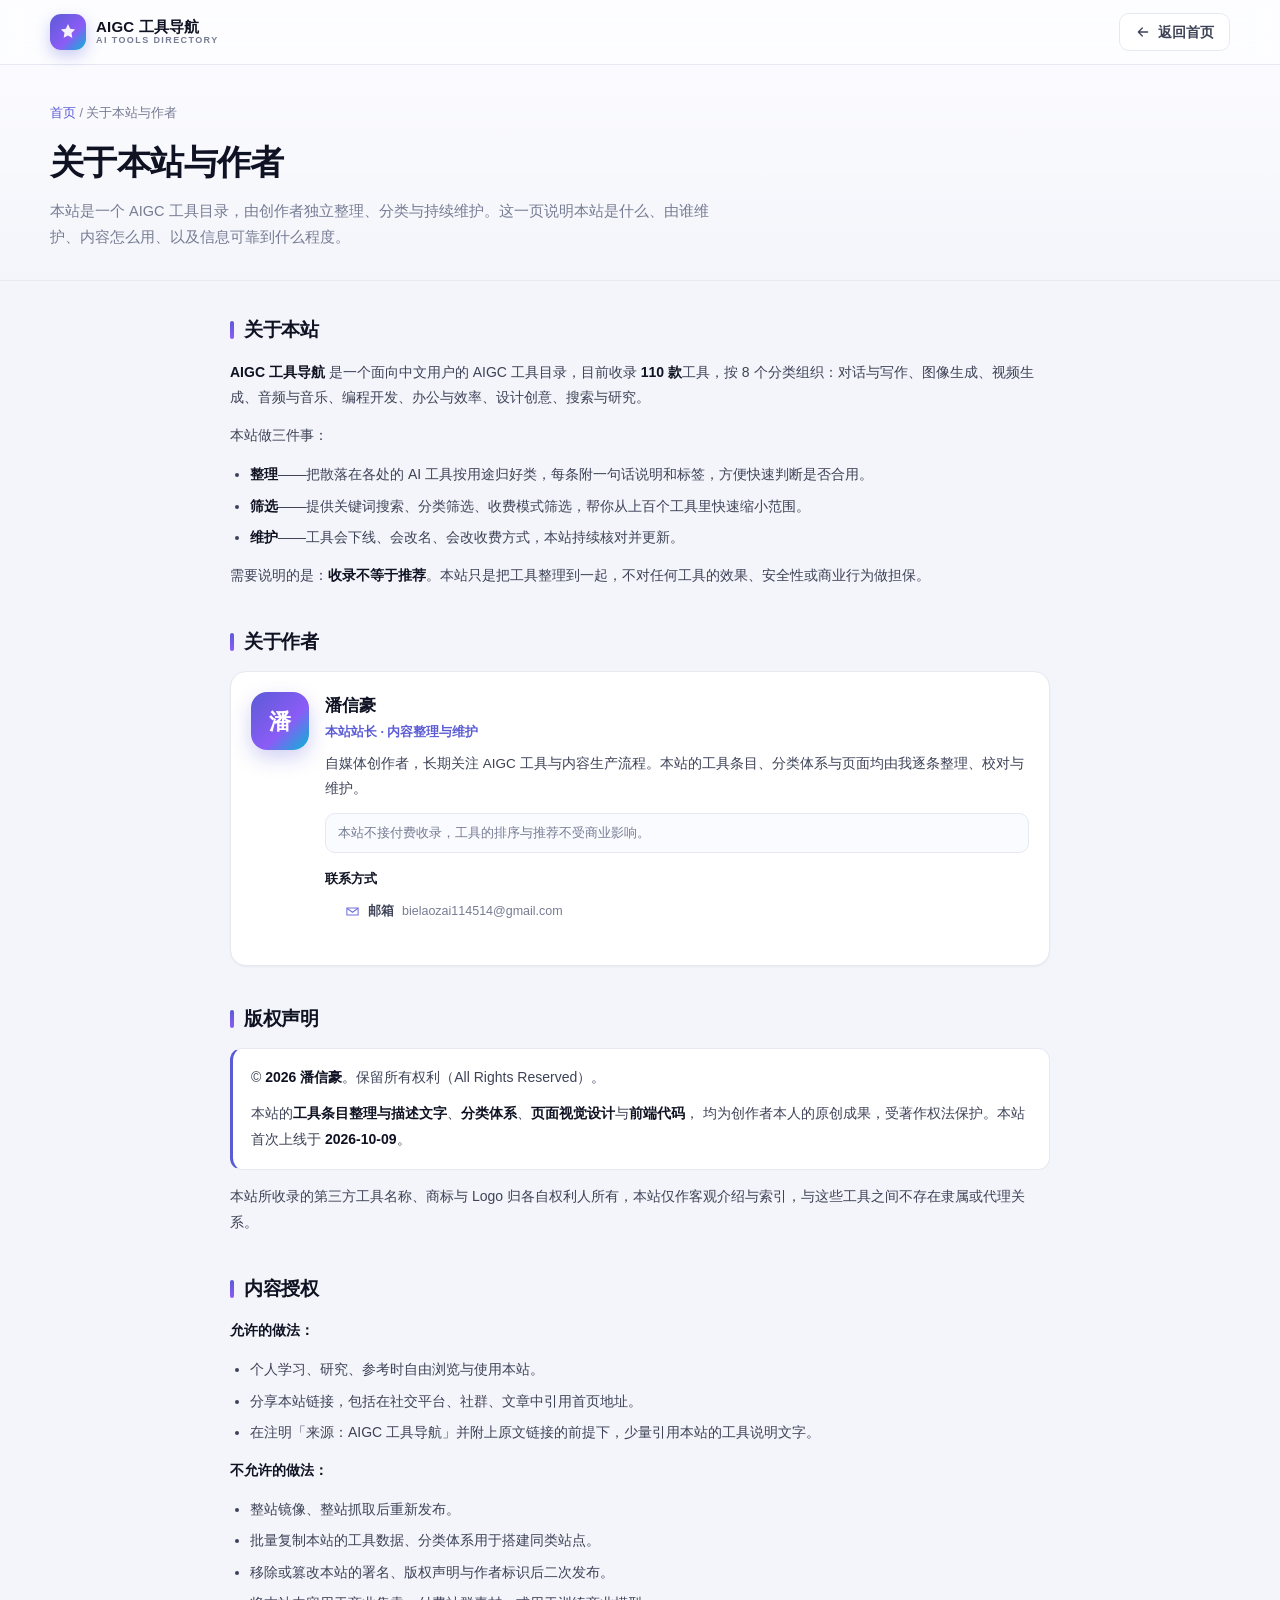
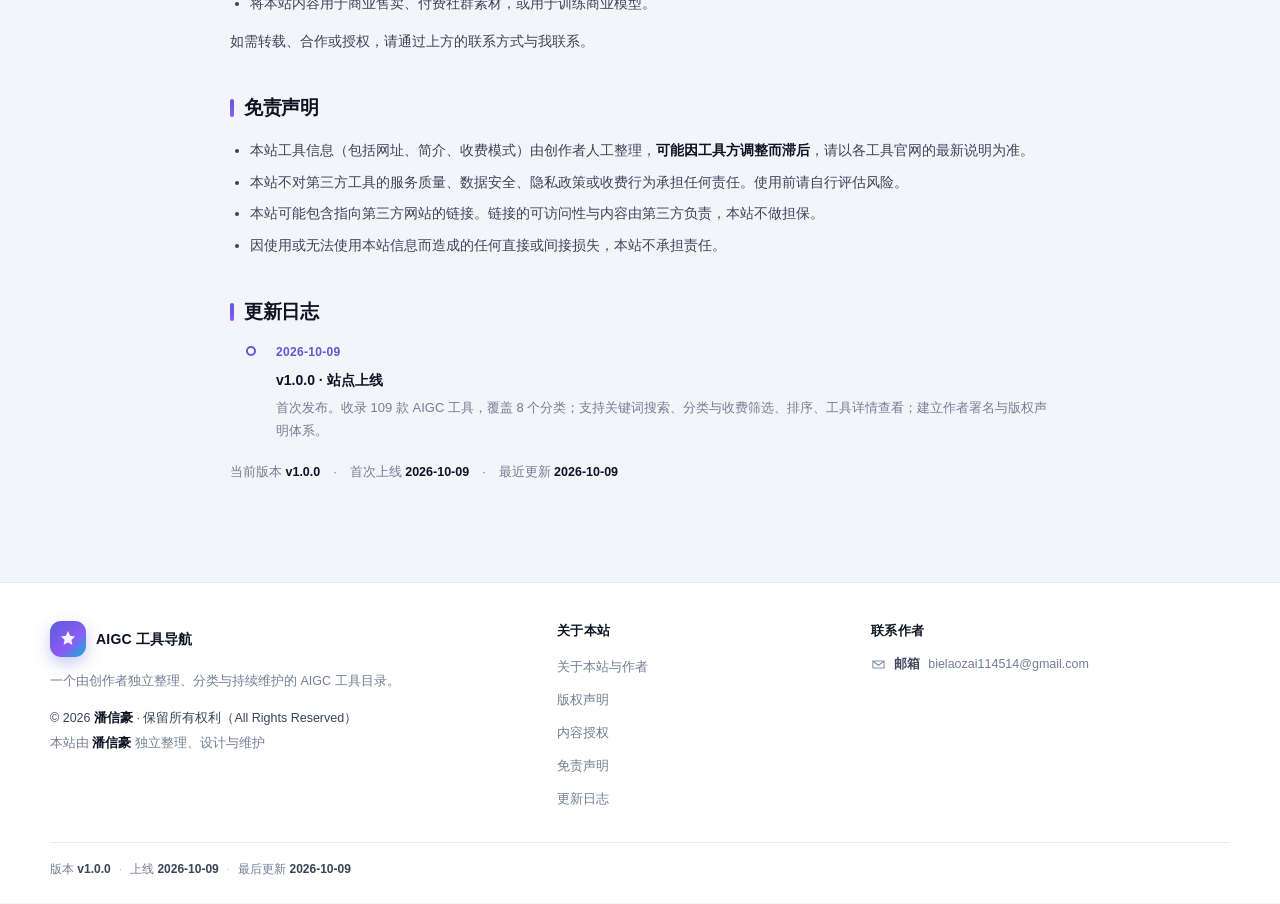
<file: about.html>
<!DOCTYPE html>
<!--
  ================================================================
  AIGC 工具导航 · 关于本站
  创作者 / 维护者：潘信豪
  © 2026 潘信豪. 保留所有权利（All Rights Reserved）
  首次上线：2026-10-09　最近更新：2026-10-09　版本：v1.0.0
  ================================================================
-->
<html lang="zh-CN">
<head>
<meta charset="UTF-8">
<meta name="viewport" content="width=device-width, initial-scale=1, viewport-fit=cover">
<title>关于本站与作者</title>
<meta name="description" content="AIGC 工具导航的站点介绍、作者信息、版权声明、内容授权与免责说明。本站由潘信豪独立整理与维护。">

<meta name="author" content="潘信豪">
<meta name="copyright" content="© 2026 潘信豪. All Rights Reserved.">
<meta name="owner" content="潘信豪">
<meta name="revised" content="2026-10-09">
<link rel="author" href="https://bielaozai114514.github.io/aigc-tools-nav/about.html">
<link rel="canonical" href="https://bielaozai114514.github.io/aigc-tools-nav/about.html">

<script type="application/ld+json">
{
  "@context": "https://schema.org",
  "@type": "AboutPage",
  "name": "关于本站与作者",
  "inLanguage": "zh-CN",
  "author":    { "@type": "Person", "name": "潘信豪", "jobTitle": "自媒体创作者" },
  "creator":   { "@type": "Person", "name": "潘信豪" },
  "copyrightYear": 2026,
  "copyrightHolder": { "@type": "Person", "name": "潘信豪" },
  "datePublished": "2026-10-09",
  "dateModified": "2026-10-09"
}
</script>

<link rel="stylesheet" href="css/style.css">
</head>
<body>

<header class="site-header">
  <div class="wrap header-inner">
    <a class="brand" href="./">
      <span class="brand-mark">
        <svg viewBox="0 0 24 24" fill="none" aria-hidden="true">
          <path d="M12 2.5 14.6 8l5.9.9-4.3 4.2 1 6-5.2-2.8L6.8 19l1-6L3.5 8.9 9.4 8 12 2.5Z" fill="currentColor" opacity=".92"/>
        </svg>
      </span>
      <span class="brand-text">
        <b>AIGC 工具导航</b>
        <i>AI TOOLS DIRECTORY</i>
      </span>
    </a>
    <nav class="header-actions" style="margin-left:auto">
      <a class="btn ghost" href="./">
        <svg class="ico" viewBox="0 0 24 24" fill="none" aria-hidden="true">
          <path d="M19 12H5m6-6-6 6 6 6" stroke="currentColor" stroke-width="1.9" stroke-linecap="round" stroke-linejoin="round"/>
        </svg>
        <span class="lbl">返回首页</span>
      </a>
    </nav>
  </div>
</header>

<section class="page-head">
  <div class="wrap">
    <div class="crumb"><a href="./">首页</a> / 关于本站与作者</div>
    <h1>关于本站与作者</h1>
    <p>本站是一个 AIGC 工具目录，由创作者独立整理、分类与持续维护。这一页说明本站是什么、由谁维护、内容怎么用、以及信息可靠到什么程度。</p>
  </div>
</section>

<main class="doc wrap">

  <!-- 关于本站 -->
  <section class="doc-section" id="about">
    <h2>关于本站</h2>
    <p><b id="aboutBrand">AIGC 工具导航</b> 是一个面向中文用户的 AIGC 工具目录，目前收录 <b>110 款</b>工具，按 8 个分类组织：对话与写作、图像生成、视频生成、音频与音乐、编程开发、办公与效率、设计创意、搜索与研究。</p>
    <p>本站做三件事：</p>
    <ul>
      <li><b>整理</b>——把散落在各处的 AI 工具按用途归好类，每条附一句话说明和标签，方便快速判断是否合用。</li>
      <li><b>筛选</b>——提供关键词搜索、分类筛选、收费模式筛选，帮你从上百个工具里快速缩小范围。</li>
      <li><b>维护</b>——工具会下线、会改名、会改收费方式，本站持续核对并更新。</li>
    </ul>
    <p>需要说明的是：<b>收录不等于推荐</b>。本站只是把工具整理到一起，不对任何工具的效果、安全性或商业行为做担保。</p>
  </section>

  <!-- 关于作者 -->
  <section class="doc-section" id="creator">
    <h2>关于作者</h2>
    <div class="author-card">
      <div class="author-avatar" id="aboutAvatar">潘</div>
      <div class="author-main">
        <h3 id="aboutCreator">潘信豪</h3>
        <div class="role" id="aboutCreatorRole">本站站长 · 内容整理与维护</div>
        <p id="aboutCreatorBio">—</p>
        <div class="author-note" id="aboutCreatorNote">—</div>

        <h4 style="margin:16px 0 10px;font-size:13px;font-weight:700;color:var(--text)">联系方式</h4>
        <ul class="contact-list author-contacts" id="aboutContacts"></ul>
      </div>
    </div>
  </section>

  <!-- 版权声明 -->
  <section class="doc-section" id="copyright">
    <h2>版权声明</h2>
    <div class="declare">
      <p style="margin:0 0 10px">
        © <b>2026 潘信豪</b>。保留所有权利（All Rights Reserved）。
      </p>
      <p style="margin:0">
        本站的<b>工具条目整理与描述文字</b>、<b>分类体系</b>、<b>页面视觉设计</b>与<b>前端代码</b>，
        均为创作者本人的原创成果，受著作权法保护。本站首次上线于 <b>2026-10-09</b>。
      </p>
    </div>
    <p style="margin-top:14px">
      本站所收录的第三方工具名称、商标与 Logo 归各自权利人所有，本站仅作客观介绍与索引，与这些工具之间不存在隶属或代理关系。
    </p>
  </section>

  <!-- 内容授权 -->
  <section class="doc-section" id="license">
    <h2>内容授权</h2>
    <p><b>允许的做法：</b></p>
    <ul>
      <li>个人学习、研究、参考时自由浏览与使用本站。</li>
      <li>分享本站链接，包括在社交平台、社群、文章中引用首页地址。</li>
      <li>在注明「来源：AIGC 工具导航」并附上原文链接的前提下，少量引用本站的工具说明文字。</li>
    </ul>
    <p><b>不允许的做法：</b></p>
    <ul>
      <li>整站镜像、整站抓取后重新发布。</li>
      <li>批量复制本站的工具数据、分类体系用于搭建同类站点。</li>
      <li>移除或篡改本站的署名、版权声明与作者标识后二次发布。</li>
      <li>将本站内容用于商业售卖、付费社群素材，或用于训练商业模型。</li>
    </ul>
    <p>如需转载、合作或授权，请通过上方的联系方式与我联系。</p>
  </section>

  <!-- 免责声明 -->
  <section class="doc-section" id="disclaimer">
    <h2>免责声明</h2>
    <ul>
      <li>本站工具信息（包括网址、简介、收费模式）由创作者人工整理，<b>可能因工具方调整而滞后</b>，请以各工具官网的最新说明为准。</li>
      <li>本站不对第三方工具的服务质量、数据安全、隐私政策或收费行为承担任何责任。使用前请自行评估风险。</li>
      <li>本站可能包含指向第三方网站的链接。链接的可访问性与内容由第三方负责，本站不做担保。</li>
      <li>因使用或无法使用本站信息而造成的任何直接或间接损失，本站不承担责任。</li>
    </ul>
  </section>

  <!-- 更新日志 -->
  <section class="doc-section" id="changelog">
    <h2>更新日志</h2>
    <ul class="timeline">
      <li>
        <div class="tl-date">2026-10-09</div>
        <div class="tl-title">v1.0.0 · 站点上线</div>
        <div class="tl-desc">首次发布。收录 109 款 AIGC 工具，覆盖 8 个分类；支持关键词搜索、分类与收费筛选、排序、工具详情查看；建立作者署名与版权声明体系。</div>
      </li>
    </ul>
    <p style="margin-top:18px;font-size:12.5px;color:var(--muted)">
      当前版本 <b id="aboutVersion">v1.0.0</b>　·　首次上线 <b id="aboutLaunch">2026-10-09</b>　·　最近更新 <b id="aboutUpdated">2026-10-09</b>
    </p>
  </section>

</main>

<footer class="site-footer">
  <div class="wrap">
    <div class="footer-grid">
      <div class="footer-col footer-about">
        <a class="brand" href="./">
          <span class="brand-mark">
            <svg viewBox="0 0 24 24" fill="none" aria-hidden="true">
              <path d="M12 2.5 14.6 8l5.9.9-4.3 4.2 1 6-5.2-2.8L6.8 19l1-6L3.5 8.9 9.4 8 12 2.5Z" fill="currentColor" opacity=".92"/>
            </svg>
          </span>
          <span class="brand-text"><b>AIGC 工具导航</b></span>
        </a>
        <p class="foot-tagline" id="footTagline">—</p>
        <p class="foot-credit">
          © <span id="footYear">2026</span> <b id="footCreator">—</b> · <span id="footLicense">—</span><br>
          <span class="credit-sub">本站由 <b id="footCreator2">—</b> 独立整理、设计与维护</span>
        </p>
      </div>
      <div class="footer-col">
        <h4>关于本站</h4>
        <ul class="foot-links">
          <li><a href="about.html">关于本站与作者</a></li>
          <li><a href="about.html#copyright">版权声明</a></li>
          <li><a href="about.html#license">内容授权</a></li>
          <li><a href="about.html#disclaimer">免责声明</a></li>
          <li><a href="about.html#changelog">更新日志</a></li>
        </ul>
      </div>
      <div class="footer-col">
        <h4>联系作者</h4>
        <ul class="contact-list" id="footContacts"></ul>
      </div>
    </div>
    <div class="footer-bottom">
      <span>版本 <b id="footVersion">—</b></span>
      <span class="sep">·</span>
      <span>上线 <b id="footLaunch">—</b></span>
      <span class="sep">·</span>
      <span>最后更新 <b id="footUpdated">—</b></span>
    </div>
  </div>
</footer>

<script src="js/site-config.js"></script>
<script src="js/site-chrome.js"></script>
<script>
// 关于页头像用创作者名字首字
(function () {
  var cfg = window.SITE_CONFIG || {};
  var el = document.getElementById('aboutAvatar');
  if (el && cfg.creator) el.textContent = cfg.creator.charAt(0);
})();
</script>
</body>
</html>
</file>
<file: css/style.css>
/* ===========================================================
   AIGC 工具导航 —— 样式
   =========================================================== */

:root{
  --bg:#f4f5fa;
  --surface:#ffffff;
  --surface-2:#fafbff;
  --border:#e6e8f2;
  --border-strong:#d7dae9;
  --text:#0f1222;
  --text-2:#3d4257;
  --muted:#767c93;
  --accent:#5b5bd6;
  --accent-2:#8b5cf6;
  --accent-3:#06b6d4;
  --accent-soft:#eef0ff;
  --danger:#dc2626;
  --ok:#0f9d58;
  --radius:16px;
  --radius-sm:10px;
  --shadow-sm:0 1px 2px rgba(18,22,50,.05);
  --shadow:0 10px 30px rgba(18,22,50,.08);
  --shadow-lg:0 24px 60px rgba(18,22,50,.16);
  --maxw:1220px;
}

*,*::before,*::after{box-sizing:border-box}
[hidden]{display:none !important}

html{-webkit-text-size-adjust:100%}
body{
  margin:0;
  background:var(--bg);
  color:var(--text);
  font-family:-apple-system,BlinkMacSystemFont,"Segoe UI","PingFang SC","Hiragino Sans GB","Microsoft YaHei",sans-serif;
  font-size:15px;
  line-height:1.6;
  -webkit-font-smoothing:antialiased;
}
img{max-width:100%;display:block}
button,input,select,textarea{font:inherit;color:inherit}
button{cursor:pointer;border:0;background:none}
a{color:inherit;text-decoration:none}
.wrap{width:100%;max-width:var(--maxw);margin:0 auto;padding:0 20px}
.hidden{display:none !important}

/* ---------- 通用按钮 ---------- */
.btn{
  display:inline-flex;align-items:center;gap:7px;
  height:38px;padding:0 15px;border-radius:10px;
  font-size:14px;font-weight:600;white-space:nowrap;
  border:1px solid transparent;transition:.18s ease;
}
.btn .ico{width:16px;height:16px;flex:none}
.btn.primary{
  color:#fff;
  background:linear-gradient(135deg,var(--accent),var(--accent-2));
  box-shadow:0 4px 14px rgba(91,91,214,.28);
}
.btn.primary:hover{filter:brightness(1.07);transform:translateY(-1px)}
.btn.ghost{background:var(--surface);border-color:var(--border);color:var(--text-2)}
.btn.ghost:hover{border-color:var(--border-strong);background:var(--surface-2);color:var(--text)}
.btn.small{height:32px;padding:0 12px;font-size:13px;border-radius:8px}
.btn.block{width:100%;justify-content:center;height:44px}
.btn:disabled{opacity:.55;cursor:not-allowed;transform:none !important}

/* ---------- 顶栏 ---------- */
.site-header{
  position:sticky;top:0;z-index:60;
  background:rgba(255,255,255,.82);
  backdrop-filter:saturate(1.6) blur(14px);
  -webkit-backdrop-filter:saturate(1.6) blur(14px);
  border-bottom:1px solid var(--border);
}
.header-inner{display:flex;align-items:center;gap:18px;height:64px}
.brand{display:flex;align-items:center;gap:10px;flex:none}
.brand-mark{
  width:36px;height:36px;border-radius:11px;display:grid;place-items:center;color:#fff;
  background:linear-gradient(135deg,var(--accent),var(--accent-2) 60%,var(--accent-3));
  box-shadow:0 6px 16px rgba(91,91,214,.32);
}
.brand-mark svg{width:20px;height:20px}
.brand-text{display:flex;flex-direction:column;line-height:1.15}
.brand-text b{font-size:15px;letter-spacing:.2px}
.brand-text i{font-size:9px;font-style:normal;letter-spacing:1.4px;color:var(--muted);font-weight:600}

.header-search{
  flex:1;max-width:460px;position:relative;display:flex;align-items:center;
  background:var(--surface-2);border:1px solid var(--border);border-radius:11px;height:40px;
  transition:.18s ease;
}
.header-search:focus-within{border-color:var(--accent);background:#fff;box-shadow:0 0 0 4px rgba(91,91,214,.1)}
.header-search .ico{width:17px;height:17px;color:var(--muted);margin-left:13px;flex:none}
.header-search input{
  flex:1;border:0;background:none;outline:none;height:100%;padding:0 13px;font-size:14px;
}
.header-search input::-webkit-search-cancel-button{-webkit-appearance:none}

.header-actions{display:flex;align-items:center;gap:8px;flex:none}
.lbl-narrow{display:none}

/* 用户区 */
.user-box{position:relative}
.user-trigger{
  display:flex;align-items:center;gap:8px;height:38px;padding:0 11px 0 6px;
  border-radius:999px;border:1px solid var(--border);background:var(--surface);
}
.user-trigger:hover{border-color:var(--border-strong);background:var(--surface-2)}
.avatar{
  width:28px;height:28px;border-radius:50%;display:grid;place-items:center;
  color:#fff;font-size:13px;font-weight:700;flex:none;
  background:linear-gradient(135deg,var(--accent),var(--accent-2));
}
.user-name{font-size:13.5px;font-weight:600;max-width:110px;overflow:hidden;text-overflow:ellipsis;white-space:nowrap}
.caret{width:15px;height:15px;color:var(--muted)}
.user-menu{
  position:absolute;right:0;top:calc(100% + 8px);width:236px;
  background:var(--surface);border:1px solid var(--border);border-radius:14px;
  box-shadow:var(--shadow-lg);padding:7px;z-index:80;
  animation:pop .16s ease;
}
@keyframes pop{from{opacity:0;transform:translateY(-6px)}to{opacity:1;transform:none}}
.user-menu-head{padding:10px 11px 12px;border-bottom:1px solid var(--border);margin-bottom:6px}
.um-email{font-size:13px;font-weight:600;word-break:break-all}
.um-meta{font-size:11.5px;color:var(--muted);margin-top:3px}
.um-item{
  display:block;width:100%;text-align:left;padding:9px 11px;border-radius:9px;
  font-size:13.5px;color:var(--text-2);
}
.um-item:hover{background:var(--accent-soft);color:var(--accent)}
.um-item.danger:hover{background:#fef2f2;color:var(--danger)}

/* ---------- Hero ---------- */
.hero{position:relative;overflow:hidden;padding:54px 0 40px;border-bottom:1px solid var(--border)}
.hero-glow{
  position:absolute;inset:-40% -10% auto -10%;height:520px;pointer-events:none;
  background:
    radial-gradient(46% 60% at 22% 42%,rgba(139,92,246,.20),transparent 70%),
    radial-gradient(40% 58% at 76% 30%,rgba(6,182,212,.18),transparent 70%),
    radial-gradient(52% 62% at 52% 6%,rgba(91,91,214,.16),transparent 70%);
  filter:blur(6px);
}
.hero-inner{position:relative;text-align:center}
.hero-badge{
  display:inline-flex;align-items:center;gap:8px;
  background:rgba(255,255,255,.9);border:1px solid var(--border);
  border-radius:999px;padding:6px 15px;font-size:12.5px;color:var(--text-2);
  box-shadow:var(--shadow-sm);
}
.hero-badge b{color:var(--accent);font-weight:700}
.hero-badge .dot{
  width:7px;height:7px;border-radius:50%;background:var(--ok);
  box-shadow:0 0 0 3px rgba(15,157,88,.18);
}
.hero h1{
  margin:20px 0 12px;font-size:clamp(28px,4.6vw,46px);line-height:1.18;
  letter-spacing:-.8px;font-weight:800;
}
.hero h1 .grad{
  background:linear-gradient(100deg,var(--accent) 6%,var(--accent-2) 48%,var(--accent-3) 96%);
  -webkit-background-clip:text;background-clip:text;color:transparent;
}
.hero-sub{margin:0 auto;max-width:620px;color:var(--muted);font-size:15.5px}

.hero-search{
  margin:26px auto 0;max-width:620px;display:flex;align-items:center;gap:8px;
  background:var(--surface);border:1px solid var(--border);border-radius:14px;
  padding:7px 7px 7px 16px;box-shadow:var(--shadow);
}
.hero-search:focus-within{border-color:var(--accent);box-shadow:0 0 0 5px rgba(91,91,214,.1),var(--shadow)}
.hero-search .ico{width:19px;height:19px;color:var(--muted);flex:none}
.hero-search input{flex:1;border:0;outline:none;background:none;height:36px;font-size:15px;min-width:0}
.hero-search input::-webkit-search-cancel-button{-webkit-appearance:none}

.quick-row{
  margin-top:16px;display:flex;flex-wrap:wrap;gap:8px;justify-content:center;align-items:center;
  font-size:13px;color:var(--muted);
}
.quick-label{margin-right:2px}
.quick-tag{
  padding:4px 12px;border-radius:999px;background:rgba(255,255,255,.86);
  border:1px solid var(--border);color:var(--text-2);font-size:12.5px;transition:.16s;
}
.quick-tag:hover{border-color:var(--accent);color:var(--accent);background:#fff}

/* ---------- 工具栏 ---------- */
.main{padding:26px 20px 60px}
.toolbar{display:flex;align-items:flex-start;justify-content:space-between;gap:16px;flex-wrap:wrap}
.cat-bar{display:flex;flex-wrap:wrap;gap:8px;flex:1;min-width:0}
.cat-chip{
  display:inline-flex;align-items:center;gap:7px;
  height:36px;padding:0 14px;border-radius:10px;font-size:13.5px;font-weight:600;
  background:var(--surface);border:1px solid var(--border);color:var(--text-2);
  transition:.16s ease;
}
.cat-chip:hover{border-color:var(--border-strong);color:var(--text)}
.cat-chip .n{
  font-size:11px;font-weight:700;color:var(--muted);
  background:var(--surface-2);border-radius:6px;padding:1px 6px;
}
.cat-chip.active{
  color:#fff;border-color:transparent;
  background:linear-gradient(135deg,var(--accent),var(--accent-2));
  box-shadow:0 5px 14px rgba(91,91,214,.28);
}
.cat-chip.active .n{background:rgba(255,255,255,.22);color:#fff}

.filter-bar{display:flex;align-items:center;gap:8px;flex:none}
.select-wrap{
  display:flex;align-items:center;gap:6px;height:36px;padding:0 10px;
  background:var(--surface);border:1px solid var(--border);border-radius:10px;font-size:13px;
}
.select-wrap>span{color:var(--muted);font-size:12.5px}
.select-wrap select{border:0;background:none;outline:none;font-size:13px;font-weight:600;color:var(--text-2);cursor:pointer;padding-right:2px}

.result-info{margin:20px 0 14px;font-size:13px;color:var(--muted);display:flex;align-items:center;gap:8px;flex-wrap:wrap}
.result-info b{color:var(--text);font-weight:700}
.result-info .kw{color:var(--accent);font-weight:700}

/* ---------- 卡片网格 ---------- */
.grid{display:grid;grid-template-columns:repeat(auto-fill,minmax(268px,1fr));gap:16px}

.card{
  position:relative;display:flex;flex-direction:column;gap:12px;
  background:var(--surface);border:1px solid var(--border);border-radius:var(--radius);
  padding:17px;box-shadow:var(--shadow-sm);transition:.2s ease;
}
.card:hover{transform:translateY(-3px);border-color:#dadff0;box-shadow:var(--shadow)}
.card-top{display:flex;gap:12px;align-items:flex-start}
.logo{
  width:44px;height:44px;border-radius:12px;flex:none;position:relative;overflow:hidden;
  display:grid;place-items:center;color:#fff;font-weight:800;font-size:17px;letter-spacing:-.5px;
  box-shadow:inset 0 0 0 1px rgba(255,255,255,.18);
}
.logo-letter{position:relative;z-index:0;line-height:1}
/* 真实 favicon 覆盖在字母底上；加载失败时被 JS 移除，自动露出字母 */
.logo img{
  position:absolute;inset:0;width:100%;height:100%;padding:9px;z-index:1;
  background:#fff;border-radius:inherit;object-fit:contain;
}
.card-head{flex:1;min-width:0}
.card-title{display:flex;align-items:center;gap:7px}
.card-title h3{
  margin:0;font-size:15.5px;font-weight:700;letter-spacing:-.2px;
  overflow:hidden;text-overflow:ellipsis;white-space:nowrap;
}
.badge{
  flex:none;font-size:10.5px;font-weight:700;padding:2px 7px;border-radius:6px;
  border:1px solid currentColor;line-height:1.5;
}
.card-cat{font-size:11.5px;color:var(--muted);margin-top:2px}
.card-desc{
  margin:0;font-size:13.5px;color:var(--text-2);line-height:1.62;
  display:-webkit-box;-webkit-line-clamp:2;-webkit-box-orient:vertical;overflow:hidden;
  min-height:44px;
}
.tag-row{display:flex;flex-wrap:wrap;gap:6px}
.tag{
  font-size:11.5px;color:var(--muted);background:var(--surface-2);
  border:1px solid var(--border);border-radius:7px;padding:2px 8px;
}
.card-foot{
  display:flex;align-items:center;gap:8px;margin-top:auto;
  padding-top:12px;border-top:1px solid var(--border);
}
.fav-btn{
  display:inline-flex;align-items:center;gap:5px;height:32px;padding:0 11px;
  border-radius:9px;border:1px solid var(--border);background:var(--surface);
  font-size:12.5px;font-weight:600;color:var(--muted);transition:.16s;
}
.fav-btn svg{width:15px;height:15px}
.fav-btn:hover{border-color:#f0c7d3;color:#e11d64;background:#fff7fa}
.fav-btn.on{border-color:#f6b8ca;background:#fff1f6;color:#e11d64}
.fav-btn.on svg{fill:currentColor}
.fav-count{font-variant-numeric:tabular-nums}
.card-foot .go{
  margin-left:auto;display:inline-flex;align-items:center;gap:5px;
  height:32px;padding:0 12px;border-radius:9px;font-size:12.5px;font-weight:600;
  color:var(--accent);background:var(--accent-soft);transition:.16s;
}
.card-foot .go:hover{background:#e3e6ff}
.card-foot .go svg{width:14px;height:14px}
.card-more{
  height:32px;padding:0 10px;border-radius:9px;border:1px solid var(--border);
  font-size:12.5px;color:var(--muted);background:var(--surface);
}
.card-more:hover{color:var(--text);border-color:var(--border-strong)}

/* ---------- 空状态 ---------- */
.empty{text-align:center;padding:70px 20px;color:var(--muted)}
.empty-ico{width:56px;height:56px;margin:0 auto 16px;color:var(--border-strong)}
.empty-ico svg{width:100%;height:100%}
.empty h3{margin:0 0 6px;color:var(--text);font-size:17px}
.empty p{margin:0 0 20px;font-size:14px}
.load-more-wrap{display:flex;justify-content:center;margin-top:30px}

/* ---------- 页脚 ---------- */
.site-footer{border-top:1px solid var(--border);background:var(--surface);padding:38px 0 22px}
.footer-grid{display:grid;grid-template-columns:1.7fr 1fr 1.3fr;gap:38px}
.footer-col h4{margin:0 0 13px;font-size:12.5px;font-weight:700;color:var(--text);letter-spacing:.3px}
.footer-about .brand{margin-bottom:13px}
.footer-about .brand-text b{font-size:14px}
.foot-tagline{margin:0 0 14px;font-size:12.5px;color:var(--muted);line-height:1.78;max-width:370px}
.foot-credit{margin:0;font-size:12.5px;color:var(--text-2);line-height:1.95}
.foot-credit b{color:var(--text)}
.credit-sub{color:var(--muted)}
.foot-links{list-style:none;margin:0;padding:0;display:flex;flex-direction:column;gap:9px}
.foot-links a{font-size:12.5px;color:var(--muted);transition:.16s}
.foot-links a:hover{color:var(--accent)}
.contact-list{list-style:none;margin:0;padding:0;display:flex;flex-direction:column;gap:9px}
.contact-item{display:inline-flex;align-items:center;gap:8px;font-size:12.5px;color:var(--muted);transition:.16s}
a.contact-item:hover{color:var(--accent)}
.contact-item .ci{width:15px;height:15px;flex:none;opacity:.85}
.ct-label{color:var(--text-2);font-weight:600}
.ct-value{color:var(--muted);word-break:break-all}
.contact-empty{font-size:12.5px;color:var(--muted);opacity:.65}
.footer-bottom{
  margin-top:32px;padding-top:16px;border-top:1px solid var(--border);
  display:flex;flex-wrap:wrap;gap:8px;font-size:12px;color:var(--muted);line-height:1.8;
}
.footer-bottom b{color:var(--text-2);font-weight:600}
.footer-bottom .sep{opacity:.45}

/* ---------- 关于页 ---------- */
.page-head{
  border-bottom:1px solid var(--border);
  background:linear-gradient(180deg,#fbfbff,rgba(244,245,250,0));
  padding:38px 0 30px;
}
.crumb{font-size:12.5px;color:var(--muted);margin-bottom:12px}
.crumb a{color:var(--accent)}
.page-head h1{margin:0 0 10px;font-size:clamp(24px,3.6vw,34px);font-weight:800;letter-spacing:-.6px}
.page-head p{margin:0;color:var(--muted);font-size:14.5px;max-width:660px;line-height:1.75}
.doc{padding:34px 20px 60px;max-width:860px}
.doc-section{margin-bottom:38px;scroll-margin-top:84px}
.doc-section>h2{
  margin:0 0 14px;font-size:19px;font-weight:750;letter-spacing:-.3px;
  display:flex;align-items:center;gap:10px;
}
.doc-section>h2::before{
  content:"";width:4px;height:18px;border-radius:2px;flex:none;
  background:linear-gradient(180deg,var(--accent),var(--accent-2));
}
.doc-section p{margin:0 0 12px;font-size:14px;color:var(--text-2);line-height:1.85}
.doc-section ul{margin:0 0 12px;padding-left:20px;font-size:14px;color:var(--text-2);line-height:1.9}
.doc-section li{margin-bottom:5px}
.doc-section b{color:var(--text)}
.doc-section a{color:var(--accent);word-break:break-all}
.doc-section a:hover{text-decoration:underline}

.author-card{
  display:flex;gap:16px;align-items:flex-start;
  background:var(--surface);border:1px solid var(--border);border-radius:var(--radius);
  padding:20px;box-shadow:var(--shadow-sm);
}
.author-avatar{
  width:58px;height:58px;border-radius:16px;flex:none;display:grid;place-items:center;
  color:#fff;font-size:22px;font-weight:800;
  background:linear-gradient(135deg,var(--accent),var(--accent-2) 60%,var(--accent-3));
  box-shadow:0 8px 20px rgba(91,91,214,.28);
}
.author-main h3{margin:0;font-size:17px;font-weight:750}
.author-main .role{font-size:12.5px;color:var(--accent);font-weight:600;margin-top:3px}
.author-main p{margin:10px 0 0;font-size:13.5px;color:var(--text-2);line-height:1.8}
.author-note{
  margin-top:12px;font-size:12.5px;color:var(--muted);
  background:var(--surface-2);border:1px solid var(--border);border-radius:10px;padding:9px 12px;
}
.author-contacts{margin-top:14px}

.declare{
  background:var(--surface);border:1px solid var(--border);border-left:3px solid var(--accent);
  border-radius:12px;padding:16px 18px;font-size:13.5px;color:var(--text-2);line-height:1.85;
}
.declare b{color:var(--text)}

.timeline{list-style:none;margin:0;padding:0}
.timeline li{position:relative;padding:0 0 20px 24px;border-left:2px solid var(--border)}
.timeline li:last-child{border-left-color:transparent;padding-bottom:0}
.timeline li::before{
  content:"";position:absolute;left:-6px;top:5px;width:10px;height:10px;border-radius:50%;
  background:var(--surface);border:2px solid var(--accent);
}
.timeline .tl-date{font-size:12px;font-weight:700;color:var(--accent);letter-spacing:.3px}
.timeline .tl-title{font-size:14px;font-weight:650;margin:3px 0 4px;color:var(--text)}
.timeline .tl-desc{font-size:13px;color:var(--muted);line-height:1.75}

@media (max-width:720px){
  .footer-grid{grid-template-columns:1fr;gap:26px}
  .doc{padding:26px 15px 46px}
  .author-card{flex-direction:column;gap:13px}
}

/* ---------- 弹层 ---------- */
.overlay{
  position:fixed;inset:0;z-index:200;display:flex;align-items:center;justify-content:center;
  padding:24px;background:rgba(15,18,34,.46);backdrop-filter:blur(4px);
  animation:fade .16s ease;overflow-y:auto;
}
@keyframes fade{from{opacity:0}to{opacity:1}}
.modal{
  width:100%;max-width:560px;background:var(--surface);border-radius:20px;
  box-shadow:var(--shadow-lg);animation:rise .2s ease;margin:auto;
  max-height:calc(100vh - 48px);display:flex;flex-direction:column;
}
@keyframes rise{from{opacity:0;transform:translateY(14px) scale(.985)}to{opacity:1;transform:none}}
.modal-head{
  display:flex;align-items:flex-start;gap:12px;padding:20px 22px 14px;border-bottom:1px solid var(--border);
}
.modal-head h3{margin:0;font-size:17px;font-weight:700}
.modal-head p{margin:3px 0 0;font-size:12.5px;color:var(--muted)}
.modal-close{
  margin-left:auto;width:30px;height:30px;border-radius:9px;display:grid;place-items:center;
  color:var(--muted);background:var(--surface-2);border:1px solid var(--border);flex:none;
}
.modal-close:hover{color:var(--text);background:var(--surface)}
.modal-body{padding:20px 22px;overflow-y:auto}
.modal-foot{
  padding:14px 22px 20px;display:flex;gap:10px;justify-content:flex-end;
  border-top:1px solid var(--border);
}
.modal-foot .btn{min-width:96px;justify-content:center}

/* 表单 */
.field{margin-bottom:14px}
.field label{display:block;font-size:12.5px;font-weight:600;color:var(--text-2);margin-bottom:6px}
.field input,.field select,.field textarea{
  width:100%;border:1px solid var(--border);background:var(--surface-2);
  border-radius:10px;padding:10px 12px;font-size:14px;outline:none;transition:.16s;
}
.field input:focus,.field select:focus,.field textarea:focus{
  border-color:var(--accent);background:#fff;box-shadow:0 0 0 4px rgba(91,91,214,.1);
}
.field textarea{resize:vertical;min-height:80px;line-height:1.6}
.field .hint{font-size:11.5px;color:var(--muted);margin-top:5px}
.form-error{
  background:#fef2f2;border:1px solid #fecaca;color:#b91c1c;
  border-radius:10px;padding:9px 12px;font-size:12.5px;margin-bottom:14px;
}
.form-ok{
  background:#f0fdf4;border:1px solid #bbf7d0;color:#15803d;
  border-radius:10px;padding:9px 12px;font-size:12.5px;margin-bottom:14px;
}
.tab-switch{display:flex;gap:6px;background:var(--surface-2);border:1px solid var(--border);border-radius:11px;padding:4px;margin-bottom:18px}
.tab-switch button{flex:1;height:34px;border-radius:8px;font-size:13.5px;font-weight:600;color:var(--muted)}
.tab-switch button.active{background:#fff;color:var(--accent);box-shadow:var(--shadow-sm)}

/* 详情弹层 */
.detail-top{display:flex;gap:14px;align-items:flex-start}
.detail-top .logo{width:56px;height:56px;border-radius:15px;font-size:21px}
.detail-top .logo img{padding:11px}
.detail-title h3{margin:0;font-size:19px;font-weight:750}
.detail-title .sub{font-size:12.5px;color:var(--muted);margin-top:4px;display:flex;gap:8px;align-items:center;flex-wrap:wrap}
.detail-desc{margin:18px 0;font-size:14px;color:var(--text-2);line-height:1.75}
.detail-actions{display:flex;gap:10px;flex-wrap:wrap}
.detail-actions .btn{flex:1;justify-content:center;min-width:130px}
.section-title{
  margin:24px 0 12px;font-size:13px;font-weight:700;color:var(--text-2);
  display:flex;align-items:center;gap:8px;
}
.section-title::after{content:"";flex:1;height:1px;background:var(--border)}

/* 评论 */
.comment-form{display:flex;flex-direction:column;gap:9px;margin-bottom:16px}
.comment-form textarea{
  width:100%;border:1px solid var(--border);background:var(--surface-2);border-radius:11px;
  padding:10px 12px;font-size:13.5px;outline:none;resize:vertical;min-height:64px;transition:.16s;
}
.comment-form textarea:focus{border-color:var(--accent);background:#fff;box-shadow:0 0 0 4px rgba(91,91,214,.1)}
.comment-list{display:flex;flex-direction:column;gap:12px}
.comment{
  display:flex;gap:11px;padding:12px;border-radius:12px;background:var(--surface-2);border:1px solid var(--border);
}
.comment .avatar{width:32px;height:32px;font-size:13px}
.comment-body{flex:1;min-width:0}
.comment-head{display:flex;align-items:baseline;gap:8px;flex-wrap:wrap}
.comment-head b{font-size:13px}
.comment-head time{font-size:11.5px;color:var(--muted)}
.comment-body p{margin:5px 0 0;font-size:13.5px;color:var(--text-2);line-height:1.65;word-break:break-word}
.comment-del{margin-left:auto;font-size:11.5px;color:var(--muted);flex:none}
.comment-del:hover{color:var(--danger)}

/* 我的投稿列表 */
.sub-list{display:flex;flex-direction:column;gap:10px}
.sub-item{
  display:flex;gap:11px;align-items:flex-start;padding:12px;border-radius:12px;
  background:var(--surface-2);border:1px solid var(--border);
}
.sub-item .logo{width:36px;height:36px;border-radius:10px;font-size:14px}
.sub-item .logo img{padding:7px}
.sub-main{flex:1;min-width:0}
.sub-main b{font-size:13.5px}
.sub-main p{margin:4px 0 0;font-size:12.5px;color:var(--muted);line-height:1.6}
.sub-main a{font-size:12px;color:var(--accent);word-break:break-all}
.status{
  flex:none;font-size:11px;font-weight:700;padding:2px 8px;border-radius:6px;border:1px solid currentColor;
}
.status.pending{color:#d97706}
.status.approved{color:var(--ok)}
.status.rejected{color:var(--danger)}

/* 骨架屏 */
.skeleton-card{height:196px;border-radius:var(--radius);border:1px solid var(--border);background:var(--surface);position:relative;overflow:hidden}
.skeleton-card::after{
  content:"";position:absolute;inset:0;
  background:linear-gradient(90deg,transparent,rgba(120,130,180,.10),transparent);
  animation:shimmer 1.3s infinite;
}
@keyframes shimmer{from{transform:translateX(-100%)}to{transform:translateX(100%)}}

/* Toast */
.toast-stack{position:fixed;left:50%;bottom:32px;transform:translateX(-50%);z-index:300;display:flex;flex-direction:column;gap:9px;align-items:center;pointer-events:none}
.toast{
  pointer-events:auto;background:#141a2e;color:#fff;border-radius:11px;padding:11px 18px;
  font-size:13.5px;font-weight:500;box-shadow:var(--shadow-lg);max-width:min(90vw,440px);
  animation:toastIn .22s ease;display:flex;align-items:center;gap:9px;
}
.toast.err{background:#b91c1c}
.toast.ok{background:#0f7a4a}
@keyframes toastIn{from{opacity:0;transform:translateY(12px)}to{opacity:1;transform:none}}

/* ---------- 响应式 ---------- */
@media (max-width:900px){
  .header-search{display:none}
  .brand-text i{display:none}
}
@media (max-width:720px){
  .wrap{padding:0 15px}
  .header-inner{gap:10px;height:58px}
  .header-actions{gap:6px}
  .header-actions .lbl{display:none}
  .header-actions .lbl-wide{display:none}
  .header-actions .lbl-narrow{display:inline}
  .header-actions .btn{padding:0 11px}
  .user-name{display:none}
  .hero{padding:36px 0 30px}
  .hero-search{padding:6px 6px 6px 13px;border-radius:13px}
  .hero-search input{font-size:14px}
  .main{padding:20px 15px 48px}
  .toolbar{flex-direction:column;gap:12px}
  .cat-bar{width:100%;overflow-x:auto;flex-wrap:nowrap;padding-bottom:4px;-webkit-overflow-scrolling:touch}
  .cat-chip{flex:none}
  .filter-bar{width:100%}
  .select-wrap{flex:1;justify-content:space-between}
  .grid{grid-template-columns:1fr;gap:13px}
  .modal{max-width:100%;border-radius:18px}
  .modal-body{padding:17px}
  .modal-head{padding:17px 17px 13px}
  .modal-foot{padding:13px 17px 17px}
  .modal-foot .btn{flex:1;min-width:0}
}
/* 超窄屏（iPhone SE 一代等 320px）：只保留 logo 图形，避免顶栏挤压 */
@media (max-width:420px){
  .brand-text{display:none}
  .header-actions .btn.ghost{padding:0 9px}
}
</file>
